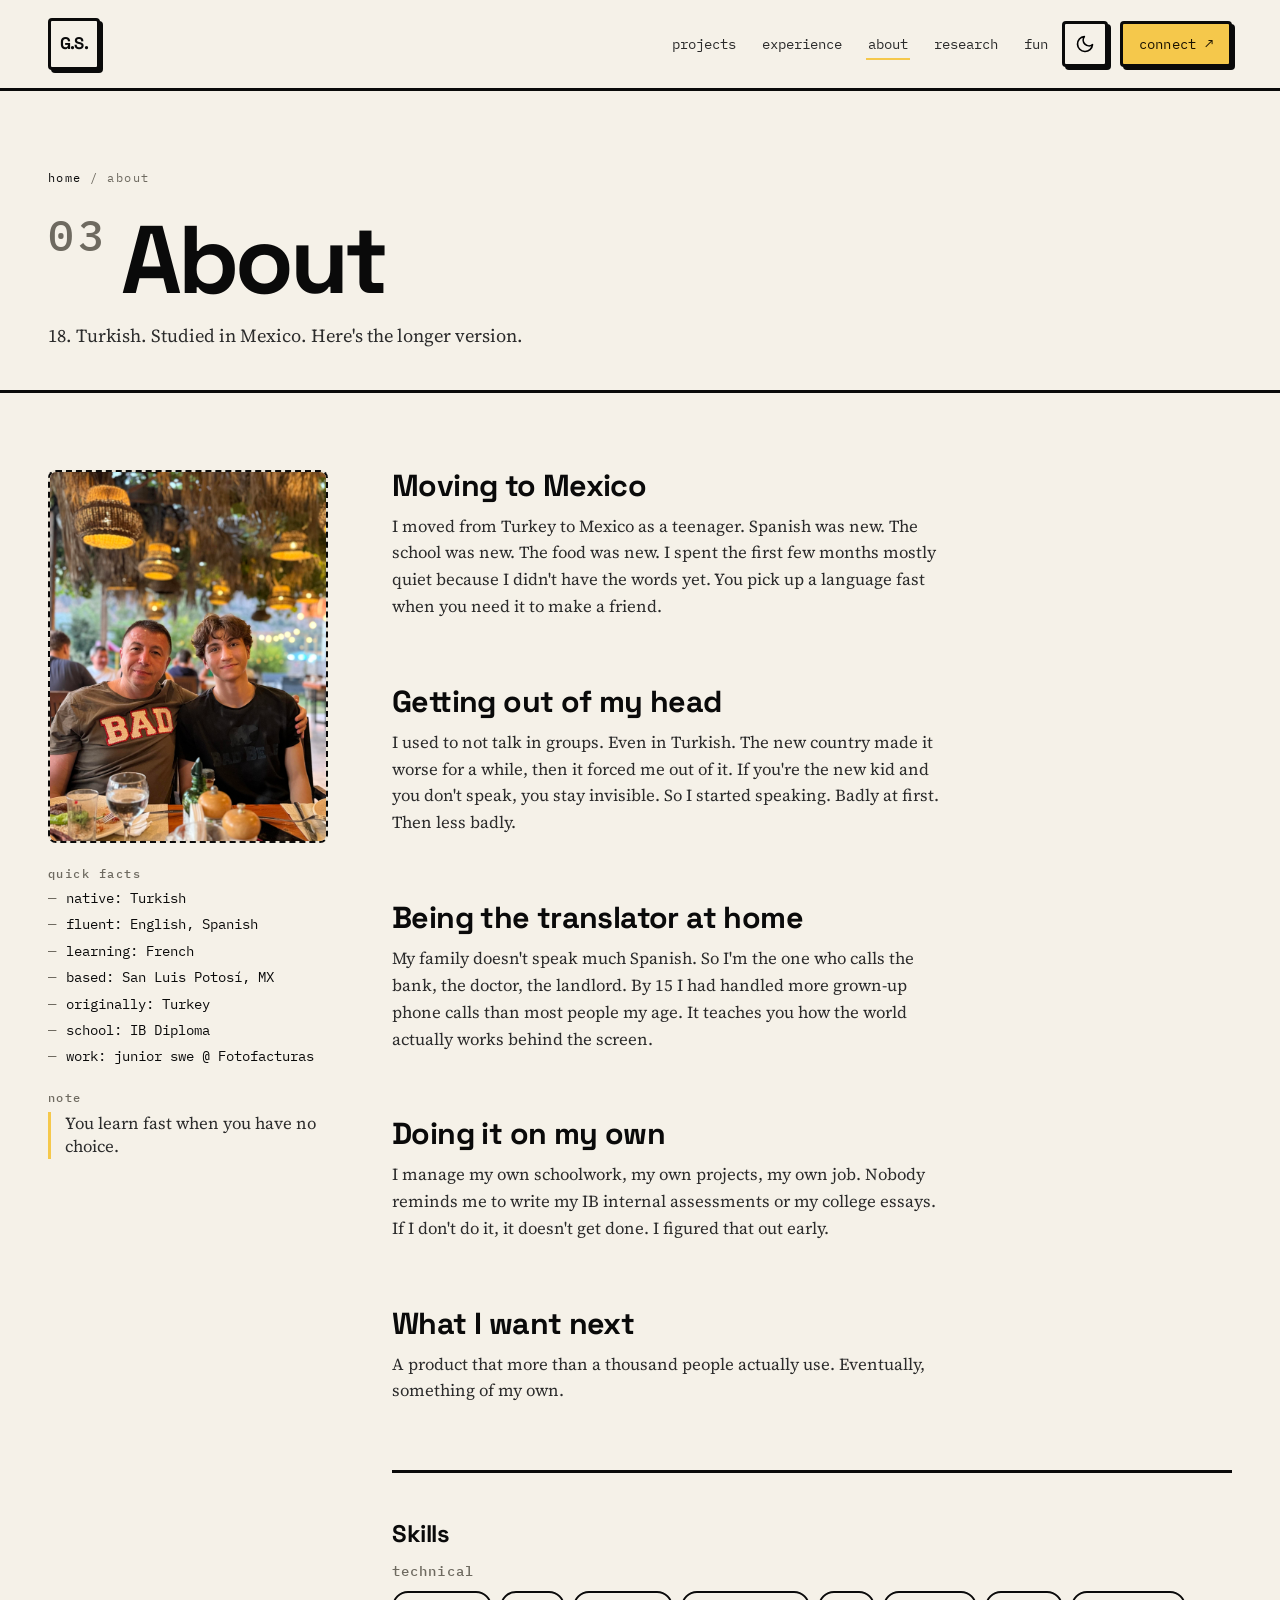
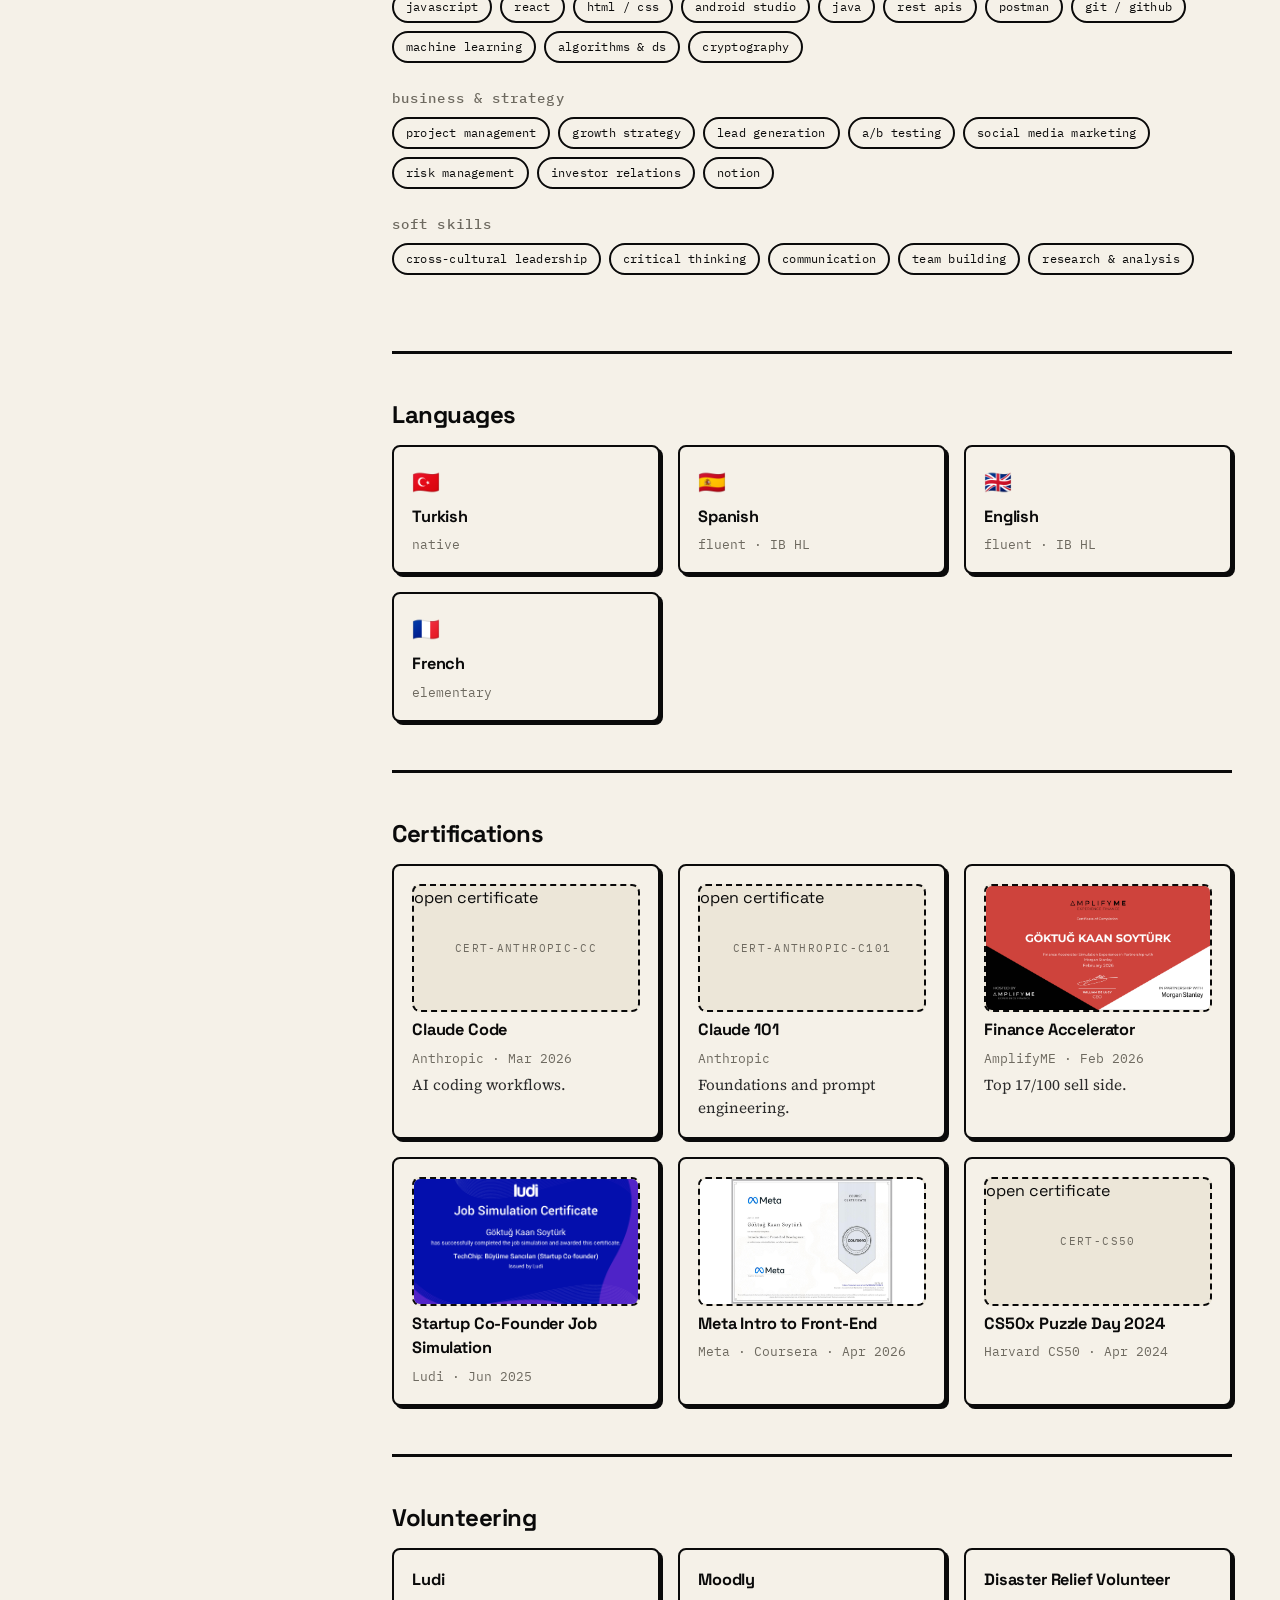
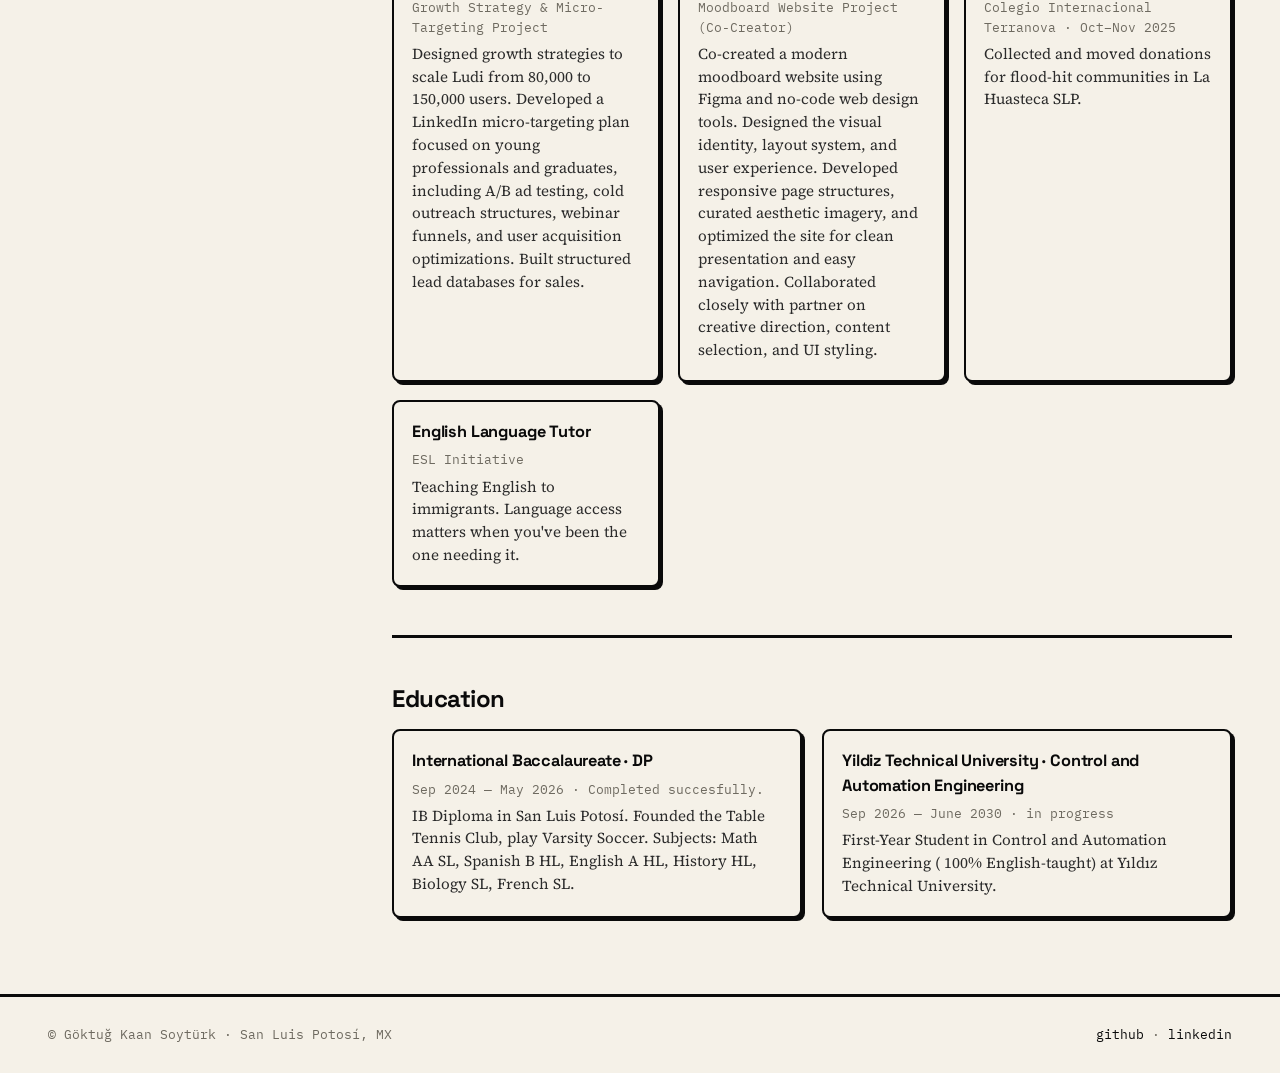
<file: about/index.html>
<!doctype html>
<html lang="en">
  <head>
    <meta charset="UTF-8" />
    <meta name="viewport" content="width=device-width, initial-scale=1" />
    <title>About — Göktuğ Kaan Soytürk</title>
    <meta
      name="description"
      content="18. Turkish. Living in Mexico. Skills, languages, certifications, education."
    />
    <link rel="shortcut icon" type="image/png" href="/favicon.png" />
    <link rel="preconnect" href="https://fonts.googleapis.com" />
    <link rel="preconnect" href="https://fonts.gstatic.com" crossorigin />
    <link
      href="https://fonts.googleapis.com/css2?family=IBM+Plex+Mono:wght@400;500&family=Source+Serif+4:opsz,wght@8..60,400;8..60,600&family=Space+Grotesk:wght@400;500;600;700&display=swap"
      rel="stylesheet"
    />
    <link rel="stylesheet" href="/assets/css/tokens.css" />
    <link rel="stylesheet" href="/assets/css/base.css" />
    <link rel="stylesheet" href="/assets/css/components.css" />
    <link rel="stylesheet" href="/assets/css/subpage.css" />
    <script>
      (function () {
        var t = localStorage.getItem("gks-theme");
        if (t !== "dark" && t !== "light")
          t = matchMedia("(prefers-color-scheme: dark)").matches
            ? "dark"
            : "light";
        document.documentElement.setAttribute("data-theme", t);
      })();
    </script>
  </head>
  <body>
    <header class="site-nav">
      <a class="monogram" href="/" aria-label="Home">G.S.</a>
      <div class="nav-right">
        <nav class="nav-links" aria-label="Primary">
          <a href="/projects/">projects</a>
          <a href="/experience/">experience</a>
          <a href="/about/">about</a>
          <a href="/research/">research</a>
          <a href="/fun/">fun</a>
        </nav>
        <button class="theme-toggle" type="button" aria-label="Toggle theme">
          <svg
            class="moon"
            viewBox="0 0 24 24"
            fill="none"
            stroke="currentColor"
            stroke-width="2"
            stroke-linecap="round"
            stroke-linejoin="round"
          >
            <path d="M21 12.79A9 9 0 1 1 11.21 3 7 7 0 0 0 21 12.79z" />
          </svg>
          <svg
            class="sun"
            viewBox="0 0 24 24"
            fill="none"
            stroke="currentColor"
            stroke-width="2"
            stroke-linecap="round"
            stroke-linejoin="round"
          >
            <circle cx="12" cy="12" r="4" />
            <path
              d="M12 2v2M12 20v2M4.93 4.93l1.41 1.41M17.66 17.66l1.41 1.41M2 12h2M20 12h2M4.93 19.07l1.41-1.41M17.66 6.34l1.41-1.41"
            />
          </svg>
        </button>
        <a class="btn btn--accent" href="/contact/">connect ↗</a>
      </div>
    </header>

    <main class="subpage">
      <section class="subpage-head">
        <p class="crumb"><a href="/">home</a> / about</p>
        <h1 class="subpage-title"><span class="num">03</span>About</h1>
        <p class="subpage-blurb">
          18. Turkish. Studied in Mexico. Here's the longer version.
        </p>
      </section>

      <div class="subpage-body">
        <aside class="sidebar">
          <div
            class="img-slot"
            data-slot="about-portrait"
            style="aspect-ratio: 3/4"
          >
            <img
              src="/assets/img/about/portrait.jpg"
              alt="With my dad in Turkey"
            />
          </div>
          <div>
            <h4>quick facts</h4>
            <ul class="facts">
              <li>native: Turkish</li>
              <li>fluent: English, Spanish</li>
              <li>learning: French</li>
              <li>based: San Luis Potosí, MX</li>
              <li>originally: Turkey</li>
              <li>school: IB Diploma</li>
              <li>work: junior swe @ Fotofacturas</li>
            </ul>
          </div>
          <div>
            <h4>note</h4>
            <p class="quote">You learn fast when you have no choice.</p>
          </div>
        </aside>

        <div class="content">
          <article class="story-block">
            <h3>Moving to Mexico</h3>
            <p>
              I moved from Turkey to Mexico as a teenager. Spanish was new. The
              school was new. The food was new. I spent the first few months
              mostly quiet because I didn't have the words yet. You pick up a
              language fast when you need it to make a friend.
            </p>
          </article>

          <article class="story-block">
            <h3>Getting out of my head</h3>
            <p>
              I used to not talk in groups. Even in Turkish. The new country
              made it worse for a while, then it forced me out of it. If you're
              the new kid and you don't speak, you stay invisible. So I started
              speaking. Badly at first. Then less badly.
            </p>
          </article>

          <article class="story-block">
            <h3>Being the translator at home</h3>
            <p>
              My family doesn't speak much Spanish. So I'm the one who calls the
              bank, the doctor, the landlord. By 15 I had handled more grown-up
              phone calls than most people my age. It teaches you how the world
              actually works behind the screen.
            </p>
          </article>

          <article class="story-block">
            <h3>Doing it on my own</h3>
            <p>
              I manage my own schoolwork, my own projects, my own job. Nobody
              reminds me to write my IB internal assessments or my college
              essays. If I don't do it, it doesn't get done. I figured that out
              early.
            </p>
          </article>

          <article class="story-block">
            <h3>What I want next</h3>
            <p>
              A product that more than a thousand people actually use. Eventually,
              something of my own.
            </p>
          </article>

          <hr class="divider" />

          <section>
            <h3 style="margin-bottom: 18px">Skills</h3>
            <div class="skill-group">
              <h4>technical</h4>
              <div class="skill-list">
                <span class="pill">JavaScript</span>
                <span class="pill">React</span>
                <span class="pill">HTML / CSS</span>
                <span class="pill">Android Studio</span>
                <span class="pill">Java</span>
                <span class="pill">REST APIs</span>
                <span class="pill">Postman</span>
                <span class="pill">Git / GitHub</span>
                <span class="pill">Machine Learning</span>
                <span class="pill">Algorithms & DS</span>
                <span class="pill">Cryptography</span>
              </div>
            </div>
            <div class="skill-group">
              <h4>business & strategy</h4>
              <div class="skill-list">
                <span class="pill">Project Management</span>
                <span class="pill">Growth Strategy</span>
                <span class="pill">Lead Generation</span>
                <span class="pill">A/B Testing</span>
                <span class="pill">Social Media Marketing</span>
                <span class="pill">Risk Management</span>
                <span class="pill">Investor Relations</span>
                <span class="pill">Notion</span>
              </div>
            </div>
            <div class="skill-group">
              <h4>soft skills</h4>
              <div class="skill-list">
                <span class="pill">Cross-cultural Leadership</span>
                <span class="pill">Critical Thinking</span>
                <span class="pill">Communication</span>
                <span class="pill">Team Building</span>
                <span class="pill">Research & Analysis</span>
              </div>
            </div>
          </section>

          <hr class="divider" />

          <section>
            <h3 style="margin-bottom: 18px">Languages</h3>
            <div class="grid-3">
              <div class="mini-card">
                <span class="mono" style="font-size: 1.4rem">🇹🇷</span>
                <div class="title">Turkish</div>
                <div class="sub">native</div>
              </div>
              <div class="mini-card">
                <span class="mono" style="font-size: 1.4rem">🇪🇸</span>
                <div class="title">Spanish</div>
                <div class="sub">fluent · IB HL</div>
              </div>
              <div class="mini-card">
                <span class="mono" style="font-size: 1.4rem">🇬🇧</span>
                <div class="title">English</div>
                <div class="sub">fluent · IB HL</div>
              </div>
              <div class="mini-card">
                <span class="mono" style="font-size: 1.4rem">🇫🇷</span>
                <div class="title">French</div>
                <div class="sub">elementary</div>
              </div>
            </div>
          </section>

          <hr class="divider" />

          <section>
            <h3 style="margin-bottom: 18px">Certifications</h3>
            <div class="grid-3">
              <a
                class="mini-card"
                href="https://verify.skilljar.com/c/53txmuz8pgyo"
                target="_blank"
                rel="noopener"
              >
                <div
                  class="img-slot"
                  data-slot="cert-anthropic-cc"
                  style="aspect-ratio: 16/9"
                >
                  <object
                    data="/assets/img/certifications/cert-anthropic-cc.pdf"
                    type="application/pdf"
                    aria-label="Claude Code certificate"
                  >
                    <a
                      href="/assets/img/certifications/cert-anthropic-cc.pdf"
                      target="_blank"
                      rel="noopener"
                      >open certificate</a
                    >
                  </object>
                </div>
                <div class="title">Claude Code</div>
                <div class="sub">Anthropic · Mar 2026</div>
                <div class="body">AI coding workflows.</div>
              </a>
              <a
                class="mini-card"
                href="https://verify.skilljar.com/c/r3hp3iyk992i"
                target="_blank"
                rel="noopener"
              >
                <div
                  class="img-slot"
                  data-slot="cert-anthropic-c101"
                  style="aspect-ratio: 16/9"
                >
                  <object
                    data="/assets/img/certifications/cert-anthropic-c101.pdf"
                    type="application/pdf"
                    aria-label="Claude 101 certificate"
                  >
                    <a
                      href="/assets/img/certifications/cert-anthropic-c101.pdf"
                      target="_blank"
                      rel="noopener"
                      >open certificate</a
                    >
                  </object>
                </div>
                <div class="title">Claude 101</div>
                <div class="sub">Anthropic</div>
                <div class="body">Foundations and prompt engineering.</div>
              </a>
              <a
                class="mini-card"
                href="https://my.amplifyme.com/certificate/daec0521-7282-477f-b92e-e64e551c1ff1"
                target="_blank"
                rel="noopener"
              >
                <div
                  class="img-slot"
                  data-slot="cert-amplifyme"
                  style="aspect-ratio: 16/9"
                >
                  <img
                    src="/assets/img/certifications/cert-amplifyme.png"
                    alt="Finance Accelerator certificate"
                    onerror="
                      this.onerror = null;
                      this.src = '/assets/img/placeholder.svg';
                    "
                  />
                </div>
                <div class="title">Finance Accelerator</div>
                <div class="sub">AmplifyME · Feb 2026</div>
                <div class="body">Top 17/100 sell side.</div>
              </a>
              <a
                class="mini-card"
                href="https://app.teachfloor.com/ludi/certificates/PrQJkx1GwNzg30LR"
                target="_blank"
                rel="noopener"
              >
                <div
                  class="img-slot"
                  data-slot="cert-ludi"
                  style="aspect-ratio: 16/9"
                >
                  <img
                    src="/assets/img/certifications/cert-ludi.jpg.png"
                    alt="Ludi certificate"
                    onerror="
                      this.onerror = null;
                      this.src = '/assets/img/placeholder.svg';
                    "
                  />
                </div>
                <div class="title">Startup Co-Founder Job Simulation</div>
                <div class="sub">Ludi · Jun 2025</div>
              </a>
              <a
                class="mini-card"
                href="https://www.coursera.org/account/accomplishments/verify/DCAXMYVHB416"
                target="_blank"
                rel="noopener"
              >
                <div
                  class="img-slot"
                  data-slot="cert-meta"
                  style="aspect-ratio: 16/9"
                >
                  <img
                    src="/assets/img/certifications/cert-meta.jpeg"
                    alt="Meta Front-End certificate"
                    onerror="
                      this.onerror = null;
                      this.src = '/assets/img/placeholder.svg';
                    "
                  />
                </div>
                <div class="title">Meta Intro to Front-End</div>
                <div class="sub">Meta · Coursera · Apr 2026</div>
              </a>
              <a
                class="mini-card"
                href="https://certificates.cs50.io/3ff3d44b-8cac-4486-92b5-12dd41d5f246.pdf"
                target="_blank"
                rel="noopener"
              >
                <div
                  class="img-slot"
                  data-slot="cert-cs50"
                  style="aspect-ratio: 16/9"
                >
                  <object
                    data="/assets/img/certifications/cert-cs50.pdf"
                    type="application/pdf"
                    aria-label="CS50 certificate"
                  >
                    <a
                      href="/assets/img/certifications/cert-cs50.pdf"
                      target="_blank"
                      rel="noopener"
                      >open certificate</a
                    >
                  </object>
                </div>
                <div class="title">CS50x Puzzle Day 2024</div>
                <div class="sub">Harvard CS50 · Apr 2024</div>
              </a>
            </div>
          </section>

          <hr class="divider" />

          <section>
            <h3 style="margin-bottom: 18px">Volunteering</h3>
            <div class="grid-3">
              <div class="mini-card">
                <div class="title">Ludi</div>
                <div class="sub">
                  Growth Strategy &amp; Micro-Targeting Project
                </div>
                <div class="body">
                  Designed growth strategies to scale Ludi from 80,000 to
                  150,000 users. Developed a LinkedIn micro-targeting plan
                  focused on young professionals and graduates, including A/B ad
                  testing, cold outreach structures, webinar funnels, and user
                  acquisition optimizations. Built structured lead databases for
                  sales.
                </div>
              </div>
              <div class="mini-card">
                <div class="title">Moodly</div>
                <div class="sub">Moodboard Website Project (Co-Creator)</div>
                <div class="body">
                  Co-created a modern moodboard website using Figma and no-code
                  web design tools. Designed the visual identity, layout system,
                  and user experience. Developed responsive page structures,
                  curated aesthetic imagery, and optimized the site for clean
                  presentation and easy navigation. Collaborated closely with
                  partner on creative direction, content selection, and UI
                  styling.
                </div>
              </div>
              <div class="mini-card">
                <div class="title">Disaster Relief Volunteer</div>
                <div class="sub">
                  Colegio Internacional Terranova · Oct–Nov 2025
                </div>
                <div class="body">
                  Collected and moved donations for flood-hit communities in La
                  Huasteca SLP.
                </div>
              </div>
              <div class="mini-card">
                <div class="title">English Language Tutor</div>
                <div class="sub">ESL Initiative</div>
                <div class="body">
                  Teaching English to immigrants. Language access matters when
                  you've been the one needing it.
                </div>
              </div>
            </div>
          </section>

          <hr class="divider" />

          <section>
            <h3 style="margin-bottom: 18px">Education</h3>
            <div class="grid-2">
              <div class="mini-card">
                <div class="title">International Baccalaureate · DP</div>
                <div class="sub">Sep 2024 — May 2026 · Completed succesfully. </div>
                <div class="body">
                  IB Diploma in San Luis Potosí. Founded the Table Tennis Club,
                  play Varsity Soccer. Subjects: Math AA SL, Spanish B HL,
                  English A HL, History HL, Biology SL, French SL.
                </div>
              </div>
              <div class="mini-card">
                <div class="title">Yildiz Technical University · Control and Automation Engineering</div>
                <div class="sub">Sep 2026 — June 2030 · in progress</div>
                <div class="body">
                  First-Year Student in Control and Automation Engineering ( 100% English-taught) at Yıldız Technical University.
                </div>
              </div>
            </div>
          </section>
        </div>
      </div>
    </main>

    <footer class="site-footer">
      <span>© Göktuğ Kaan Soytürk · San Luis Potosí, MX</span>
      <span>
        <a
          href="https://github.com/goktugksoyturk"
          target="_blank"
          rel="noopener"
          >github</a
        >
        ·
        <a
          href="https://www.linkedin.com/in/göktuğ-kaan-soytürk/"
          target="_blank"
          rel="noopener"
          >linkedin</a
        >
      </span>
    </footer>

    <script src="/assets/js/utils.js" defer></script>
    <script src="/assets/js/theme.js" defer></script>
    <script src="/assets/js/nav.js" defer></script>
  </body>
</html>
</file>
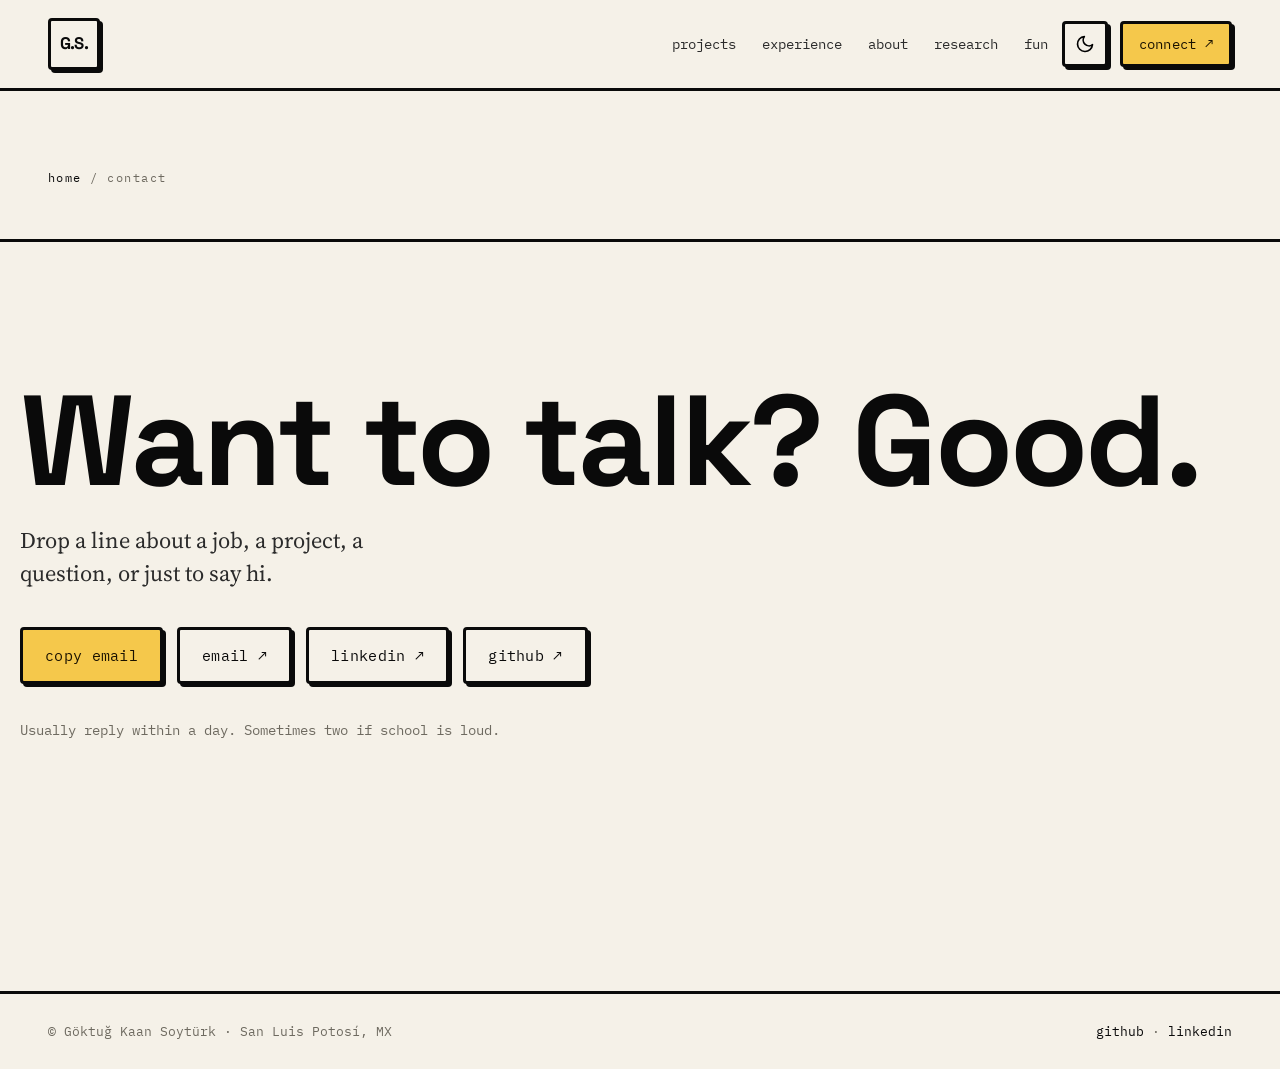
<file: contact/index.html>
<!doctype html>
<html lang="en">
  <head>
    <meta charset="UTF-8" />
    <meta name="viewport" content="width=device-width, initial-scale=1" />
    <title>Contact — Göktuğ Kaan Soytürk</title>
    <meta name="description" content="Want to talk? Good. Email, LinkedIn, GitHub." />
    <link rel="shortcut icon" type="image/png" href="/favicon.png" />
    <link rel="preconnect" href="https://fonts.googleapis.com" />
    <link rel="preconnect" href="https://fonts.gstatic.com" crossorigin />
    <link href="https://fonts.googleapis.com/css2?family=IBM+Plex+Mono:wght@400;500&family=Source+Serif+4:opsz,wght@8..60,400;8..60,600&family=Space+Grotesk:wght@400;500;600;700&display=swap" rel="stylesheet" />
    <link rel="stylesheet" href="/assets/css/tokens.css" />
    <link rel="stylesheet" href="/assets/css/base.css" />
    <link rel="stylesheet" href="/assets/css/components.css" />
    <link rel="stylesheet" href="/assets/css/subpage.css" />
    <script>
      (function () {
        var t = localStorage.getItem("gks-theme");
        if (t !== "dark" && t !== "light") t = matchMedia("(prefers-color-scheme: dark)").matches ? "dark" : "light";
        document.documentElement.setAttribute("data-theme", t);
      })();
    </script>
  </head>
  <body>
    <header class="site-nav">
      <a class="monogram" href="/" aria-label="Home">G.S.</a>
      <div class="nav-right">
        <nav class="nav-links" aria-label="Primary">
          <a href="/projects/">projects</a>
          <a href="/experience/">experience</a>
          <a href="/about/">about</a>
          <a href="/research/">research</a>
          <a href="/fun/">fun</a>
        </nav>
        <button class="theme-toggle" type="button" aria-label="Toggle theme">
          <svg class="moon" viewBox="0 0 24 24" fill="none" stroke="currentColor" stroke-width="2" stroke-linecap="round" stroke-linejoin="round"><path d="M21 12.79A9 9 0 1 1 11.21 3 7 7 0 0 0 21 12.79z"/></svg>
          <svg class="sun" viewBox="0 0 24 24" fill="none" stroke="currentColor" stroke-width="2" stroke-linecap="round" stroke-linejoin="round"><circle cx="12" cy="12" r="4"/><path d="M12 2v2M12 20v2M4.93 4.93l1.41 1.41M17.66 17.66l1.41 1.41M2 12h2M20 12h2M4.93 19.07l1.41-1.41M17.66 6.34l1.41-1.41"/></svg>
        </button>
        <a class="btn btn--accent" href="/contact/">connect ↗</a>
      </div>
    </header>

    <main class="subpage">
      <section class="subpage-head">
        <p class="crumb"><a href="/">home</a> / contact</p>
      </section>

      <div class="container contact-hero">
        <h1>Want to talk? Good.</h1>
        <p class="sub">Drop a line about a job, a project, a question, or just to say hi.</p>
        <div class="contact-actions">
          <button class="btn btn--accent btn--lg" id="copyEmailBtn" type="button">copy email</button>
          <a class="btn btn--lg" href="mailto:goktugksoyturk@gmail.com">email ↗</a>
          <a class="btn btn--lg" href="https://www.linkedin.com/in/göktuğ-kaan-soytürk/" target="_blank" rel="noopener">linkedin ↗</a>
          <a class="btn btn--lg" href="https://github.com/goktugksoyturk" target="_blank" rel="noopener">github ↗</a>
        </div>
        <p class="mono" style="margin-top: 36px; color: var(--muted); font-size: 0.85rem;">
          Usually reply within a day. Sometimes two if school is loud.
        </p>
      </div>
    </main>

    <footer class="site-footer">
      <span>© Göktuğ Kaan Soytürk · San Luis Potosí, MX</span>
      <span>
        <a href="https://github.com/goktugksoyturk" target="_blank" rel="noopener">github</a> ·
        <a href="https://www.linkedin.com/in/göktuğ-kaan-soytürk/" target="_blank" rel="noopener">linkedin</a>
      </span>
    </footer>

    <script src="/assets/js/utils.js" defer></script>
    <script src="/assets/js/theme.js" defer></script>
    <script src="/assets/js/nav.js" defer></script>
    <script>
      document.addEventListener("DOMContentLoaded", () => {
        const btn = document.getElementById("copyEmailBtn");
        if (btn) btn.addEventListener("click", () => GKS.copyEmail("goktugksoyturk@gmail.com"));
      });
    </script>
  </body>
</html>
</file>
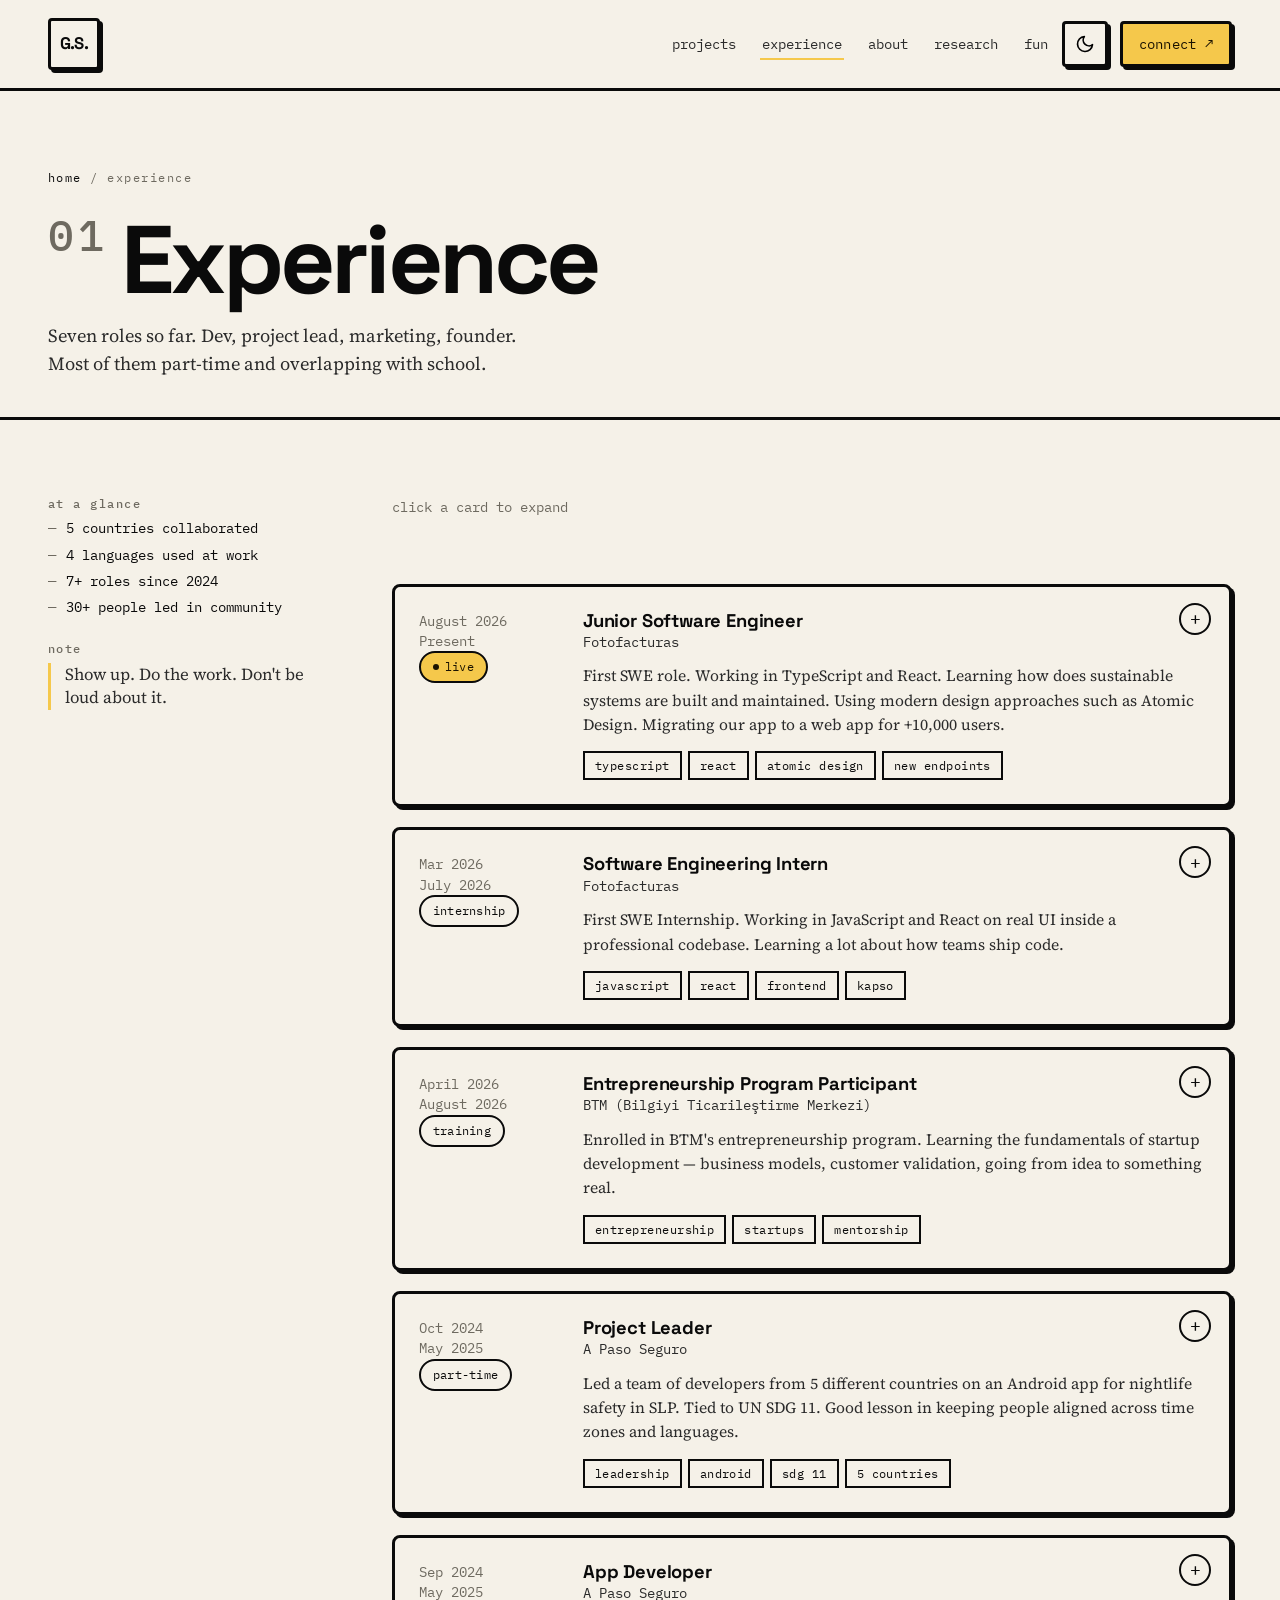
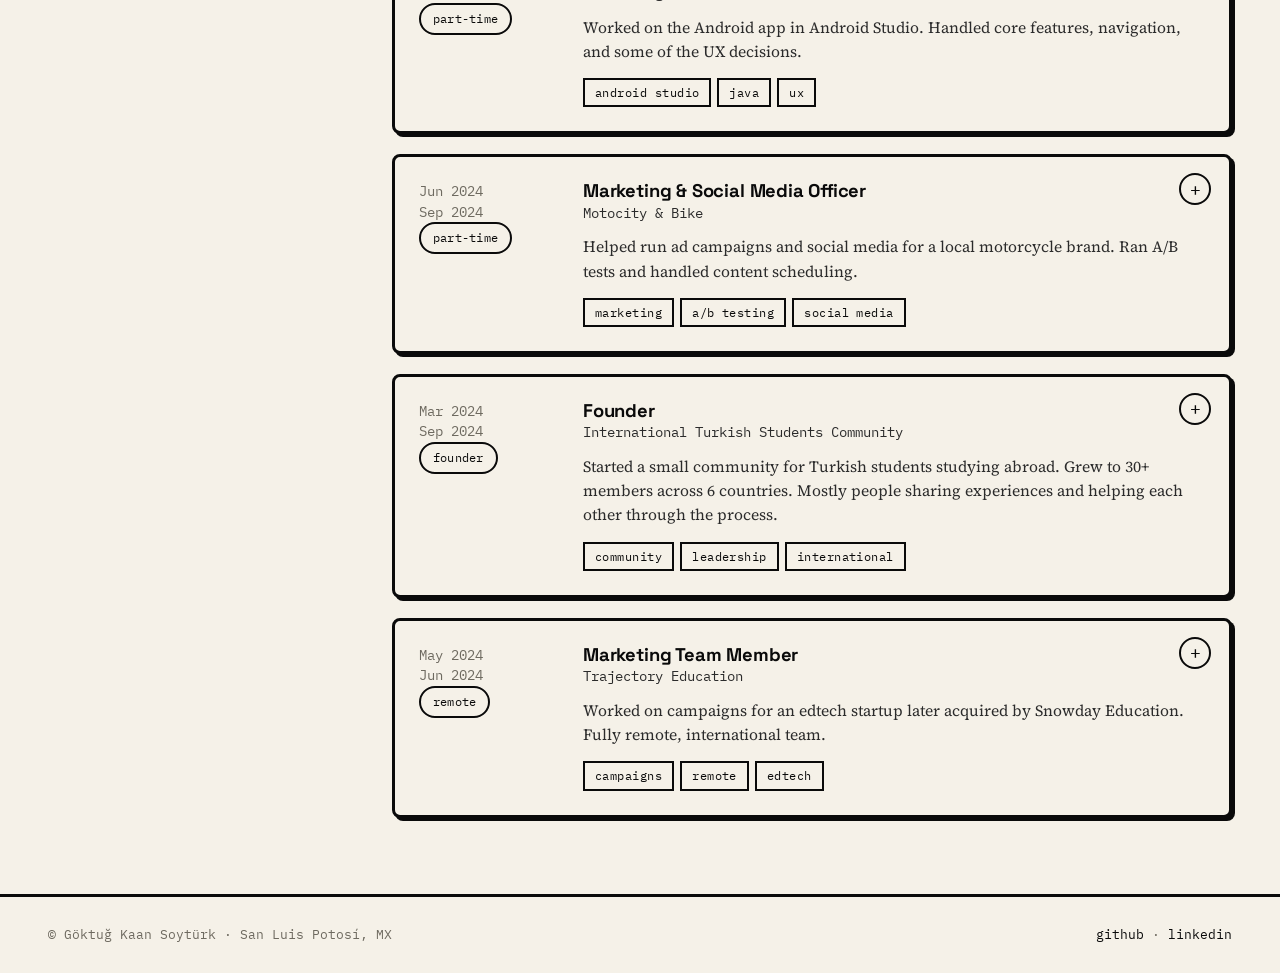
<file: experience/index.html>
<!doctype html>
<html lang="en">
  <head>
    <meta charset="UTF-8" />
    <meta name="viewport" content="width=device-width, initial-scale=1" />
    <title>Experience — Göktuğ Kaan Soytürk</title>
    <meta name="description" content="Where I've worked. Junior dev, project leader, marketing, community founder." />
    <link rel="shortcut icon" type="image/png" href="/favicon.png" />
    <link rel="preconnect" href="https://fonts.googleapis.com" />
    <link rel="preconnect" href="https://fonts.gstatic.com" crossorigin />
    <link href="https://fonts.googleapis.com/css2?family=IBM+Plex+Mono:wght@400;500&family=Source+Serif+4:opsz,wght@8..60,400;8..60,600&family=Space+Grotesk:wght@400;500;600;700&display=swap" rel="stylesheet" />
    <link rel="stylesheet" href="/assets/css/tokens.css" />
    <link rel="stylesheet" href="/assets/css/base.css" />
    <link rel="stylesheet" href="/assets/css/components.css" />
    <link rel="stylesheet" href="/assets/css/subpage.css" />
    <script>
      (function () {
        var t = localStorage.getItem("gks-theme");
        if (t !== "dark" && t !== "light") t = matchMedia("(prefers-color-scheme: dark)").matches ? "dark" : "light";
        document.documentElement.setAttribute("data-theme", t);
      })();
    </script>
  </head>
  <body>
    <header class="site-nav">
      <a class="monogram" href="/" aria-label="Home">G.S.</a>
      <div class="nav-right">
        <nav class="nav-links" aria-label="Primary">
          <a href="/projects/">projects</a>
          <a href="/experience/">experience</a>
          <a href="/about/">about</a>
          <a href="/research/">research</a>
          <a href="/fun/">fun</a>
        </nav>
        <button class="theme-toggle" type="button" aria-label="Toggle theme">
          <svg class="moon" viewBox="0 0 24 24" fill="none" stroke="currentColor" stroke-width="2" stroke-linecap="round" stroke-linejoin="round"><path d="M21 12.79A9 9 0 1 1 11.21 3 7 7 0 0 0 21 12.79z"/></svg>
          <svg class="sun" viewBox="0 0 24 24" fill="none" stroke="currentColor" stroke-width="2" stroke-linecap="round" stroke-linejoin="round"><circle cx="12" cy="12" r="4"/><path d="M12 2v2M12 20v2M4.93 4.93l1.41 1.41M17.66 17.66l1.41 1.41M2 12h2M20 12h2M4.93 19.07l1.41-1.41M17.66 6.34l1.41-1.41"/></svg>
        </button>
        <a class="btn btn--accent" href="/contact/">connect ↗</a>
      </div>
    </header>

    <main class="subpage">
      <section class="subpage-head">
        <p class="crumb"><a href="/">home</a> / experience</p>
        <h1 class="subpage-title"><span class="num">01</span>Experience</h1>
        <p class="subpage-blurb">Seven roles so far. Dev, project lead, marketing, founder. Most of them part-time and overlapping with school.</p>
      </section>

      <div class="subpage-body">
        <aside class="sidebar">
          <div>
            <h4>at a glance</h4>
            <ul class="facts">
              <li>5 countries collaborated</li>
              <li>4 languages used at work</li>
              <li>7+ roles since 2024</li>
              <li>30+ people led in community</li>
            </ul>
          </div>
          <div>
            <h4>note</h4>
            <p class="quote">Show up. Do the work. Don't be loud about it.</p>
          </div>
        </aside>

        <div class="content">
          <p class="mono" style="color: var(--muted); font-size: 0.85rem; margin-bottom: 18px;">click a card to expand</p>
          <div class="timeline">

              <article class="timeline-item" role="button" tabindex="0" aria-expanded="false">
              <span class="timeline-toggle" aria-hidden="true">+</span>
              <div>
                <div class="timeline-date">August 2026<br/>Present</div>
                <span class="pill pill--accent"><span class="dot"></span> live</span>
              </div>
              <div>
                <h3 class="timeline-role"> Junior Software Engineer</h3>
                <p class="timeline-company">Fotofacturas</p>
                <p class="timeline-desc">First SWE role. Working in TypeScript and React. Learning how does sustainable systems are built and maintained. Using modern design approaches such as Atomic Design. Migrating our app to a web app for +10,000 users.</p>
                <div class="timeline-tags">
                  <span class="tag">TypeScript</span>
                  <span class="tag">React</span>
                  <span class="tag">Atomic Design</span>
                  <span class="tag">New Endpoints</span>
                </div>
              </div>
              <div class="timeline-extra">
                <p class="more-desc">Day-to-day means reading existing React components, fixing bugs, and shipping small features. Most of the learning is how a team actually moves. Code review, tickets, git workflow. The parts no school teaches.</p>
                <ul>
                  <li>Received a return offer following my internship and joined the team as a Junior Software Engineer. </li>
                  <li>Currently working on migrating our mobile application to a web application serving 10,000+ users.</li>
                  <li>Bug investigation and resolution in a production environment using logs.</li>
                  <li>Owning end-to-end responsibility for B2B platform maintainance and updates.</li>                  
                </ul>
              </div>
            </article>

            <article class="timeline-item" role="button" tabindex="0" aria-expanded="false">
              <span class="timeline-toggle" aria-hidden="true">+</span>
              <div>
                <div class="timeline-date">Mar 2026<br/>July 2026</div>
                <span class="pill">Internship</span>
              </div>
              <div>
                <h3 class="timeline-role">Software Engineering Intern</h3>
                <p class="timeline-company">Fotofacturas</p>
                <p class="timeline-desc">First SWE Internship. Working in JavaScript and React on real UI inside a professional codebase. Learning a lot about how teams ship code.</p>
                <div class="timeline-tags">
                  <span class="tag">JavaScript</span>
                  <span class="tag">React</span>
                  <span class="tag">Frontend</span>
                  <span class="tag">Kapso</span>
                </div>
              </div>
              <div class="timeline-extra">
                <p class="more-desc">Day-to-day means reading existing React components, fixing bugs, and shipping small features. Most of the learning is how a team actually moves. Code review, tickets, git workflow. The parts no school teaches.</p>
                <ul>
                  <li>Built a B2B dashboard from scratch using React and TypeScript.</li>
                  <li>Designed wireframes and implemented new pages with a focus on UX. </li>
                  <li>Developed and integrated new backend API endpoints.</li>
                  <li>Improved internal Backoffice tools used by company employees.</li>
                  <li>Fixed and investigated several errors.</li>
                  <li>Collaborated with the development team to implement product features and improvements.</li>
                  <li>Automated customer WhatsApp flows via Kapso.</li>
                </ul>
              </div>
            </article>

            <article class="timeline-item" role="button" tabindex="0" aria-expanded="false">
              <span class="timeline-toggle" aria-hidden="true">+</span>
              <div>
                <div class="timeline-date">April 2026<br/>August 2026</div>
                <span class="pill">Training</span>
              </div>
              <div>
                <h3 class="timeline-role">Entrepreneurship Program Participant</h3>
                <p class="timeline-company">BTM (Bilgiyi Ticarileştirme Merkezi)</p>
                <p class="timeline-desc">Enrolled in BTM&#39;s entrepreneurship program. Learning the fundamentals of startup development — business models, customer validation, going from idea to something real.</p>
                <div class="timeline-tags">
                  <span class="tag">Entrepreneurship</span>
                  <span class="tag">Startups</span>
                  <span class="tag">Mentorship</span>
                </div>
              </div>
              <div class="timeline-extra">
                <p class="more-desc">BTM is Istanbul&#39;s startup commercialization center. The program is workshops and mentorship around building a real company, not theory. I&#39;m developing my own idea through it and meeting people already doing this for a living.</p>
                <ul>
                  <li>Learning fundamentals of startup development, including business models and customer validation</li>
                  <li>Developing a startup idea through program workshops and mentorship</li>
                  <li>Gaining exposure to the startup ecosystem and networking with entrepreneurs</li>
                </ul>
              </div>
            </article>

            <article class="timeline-item" role="button" tabindex="0" aria-expanded="false">
              <span class="timeline-toggle" aria-hidden="true">+</span>
              <div>
                <div class="timeline-date">Oct 2024<br/>May 2025</div>
                <span class="pill">part-time</span>
              </div>
              <div>
                <h3 class="timeline-role">Project Leader</h3>
                <p class="timeline-company">A Paso Seguro</p>
                <p class="timeline-desc">Led a team of developers from 5 different countries on an Android app for nightlife safety in SLP. Tied to UN SDG 11. Good lesson in keeping people aligned across time zones and languages.</p>
                <div class="timeline-tags">
                  <span class="tag">Leadership</span>
                  <span class="tag">Android</span>
                  <span class="tag">SDG 11</span>
                  <span class="tag">5 countries</span>
                </div>
              </div>
              <div class="timeline-extra">
                <p class="more-desc">Most of the job was async. Keeping everyone unblocked across time zones, deciding scope, and saying no to things we couldn't ship in time. The hardest part was not the code, it was the calendar.</p>
                <ul>
                  <li>Async-first across 5 time zones</li>
                  <li>Scope cuts to hit the deadline</li>
                  <li>UN SDG 11 framing for the project</li>
                </ul>
              </div>
            </article>

            <article class="timeline-item" role="button" tabindex="0" aria-expanded="false">
              <span class="timeline-toggle" aria-hidden="true">+</span>
              <div>
                <div class="timeline-date">Sep 2024<br/>May 2025</div>
                <span class="pill">part-time</span>
              </div>
              <div>
                <h3 class="timeline-role">App Developer</h3>
                <p class="timeline-company">A Paso Seguro</p>
                <p class="timeline-desc">Worked on the Android app in Android Studio. Handled core features, navigation, and some of the UX decisions.</p>
                <div class="timeline-tags">
                  <span class="tag">Android Studio</span>
                  <span class="tag">Java</span>
                  <span class="tag">UX</span>
                </div>
              </div>
              <div class="timeline-extra">
                <p class="more-desc">Built in Android Studio with Java. Worked on navigation, the user flow when reporting an unsafe spot, and some UI components. Learned a lot about how Android handles state compared to the web.</p>
                <ul>
                  <li>Navigation and report flow</li>
                  <li>UI components</li>
                  <li>Android Studio / Java</li>
                </ul>
              </div>
            </article>

            <article class="timeline-item" role="button" tabindex="0" aria-expanded="false">
              <span class="timeline-toggle" aria-hidden="true">+</span>
              <div>
                <div class="timeline-date">Jun 2024<br/>Sep 2024</div>
                <span class="pill">part-time</span>
              </div>
              <div>
                <h3 class="timeline-role">Marketing & Social Media Officer</h3>
                <p class="timeline-company">Motocity & Bike</p>
                <p class="timeline-desc">Helped run ad campaigns and social media for a local motorcycle brand. Ran A/B tests and handled content scheduling.</p>
                <div class="timeline-tags">
                  <span class="tag">Marketing</span>
                  <span class="tag">A/B testing</span>
                  <span class="tag">Social media</span>
                </div>
              </div>
              <div class="timeline-extra">
                <p class="more-desc">Wrote captions, scheduled posts, ran small A/B tests on ad creatives. Learned that what you think will perform usually doesn't. The boring stuff often wins.</p>
                <ul>
                  <li>Content scheduling</li>
                  <li>Ad creative A/B tests</li>
                  <li>Local-market audience research</li>
                </ul>
              </div>
            </article>

            <article class="timeline-item" role="button" tabindex="0" aria-expanded="false">
              <span class="timeline-toggle" aria-hidden="true">+</span>
              <div>
                <div class="timeline-date">Mar 2024<br/>Sep 2024</div>
                <span class="pill">founder</span>
              </div>
              <div>
                <h3 class="timeline-role">Founder</h3>
                <p class="timeline-company">International Turkish Students Community</p>
                <p class="timeline-desc">Started a small community for Turkish students studying abroad. Grew to 30+ members across 6 countries. Mostly people sharing experiences and helping each other through the process.</p>
                <div class="timeline-tags">
                  <span class="tag">Community</span>
                  <span class="tag">Leadership</span>
                  <span class="tag">International</span>
                </div>
              </div>
              <div class="timeline-extra">
                <p class="more-desc">Started in a group chat, grew to 30+ across 6 countries. Most of the value was just people sharing what they learned about applying abroad. Visa stuff, scholarships, what schools actually look for.</p>
                <ul>
                  <li>30+ members, 6 countries</li>
                  <li>Knowledge sharing on study-abroad</li>
                  <li>Lightweight, no overhead</li>
                </ul>
              </div>
            </article>

            <article class="timeline-item" role="button" tabindex="0" aria-expanded="false">
              <span class="timeline-toggle" aria-hidden="true">+</span>
              <div>
                <div class="timeline-date">May 2024<br/>Jun 2024</div>
                <span class="pill">remote</span>
              </div>
              <div>
                <h3 class="timeline-role">Marketing Team Member</h3>
                <p class="timeline-company">Trajectory Education</p>
                <p class="timeline-desc">Worked on campaigns for an edtech startup later acquired by Snowday Education. Fully remote, international team.</p>
                <div class="timeline-tags">
                  <span class="tag">Campaigns</span>
                  <span class="tag">Remote</span>
                  <span class="tag">EdTech</span>
                </div>
              </div>
              <div class="timeline-extra">
                <p class="more-desc">Short stint, fully remote, small international team. Worked on campaign content for an edtech product. The company was acquired by Snowday Education shortly after.</p>
                <ul>
                  <li>Remote campaign work</li>
                  <li>International team</li>
                  <li>Acquired by Snowday Education</li>
                </ul>
              </div>
            </article>

          </div>
        </div>
      </div>
    </main>

    <footer class="site-footer">
      <span>© Göktuğ Kaan Soytürk · San Luis Potosí, MX</span>
      <span>
        <a href="https://github.com/goktugksoyturk" target="_blank" rel="noopener">github</a> ·
        <a href="https://www.linkedin.com/in/göktuğ-kaan-soytürk/" target="_blank" rel="noopener">linkedin</a>
      </span>
    </footer>

    <script src="/assets/js/utils.js" defer></script>
    <script src="/assets/js/theme.js" defer></script>
    <script src="/assets/js/nav.js" defer></script>
    <script>
      document.addEventListener("DOMContentLoaded", () => {
        document.querySelectorAll(".timeline-item").forEach((item) => {
          const toggle = () => {
            const open = item.getAttribute("aria-expanded") === "true";
            item.setAttribute("aria-expanded", open ? "false" : "true");
          };
          item.addEventListener("click", toggle);
          item.addEventListener("keydown", (e) => {
            if (e.key === "Enter" || e.key === " ") {
              e.preventDefault();
              toggle();
            }
          });
        });
      });
    </script>
  </body>
</html>
</file>
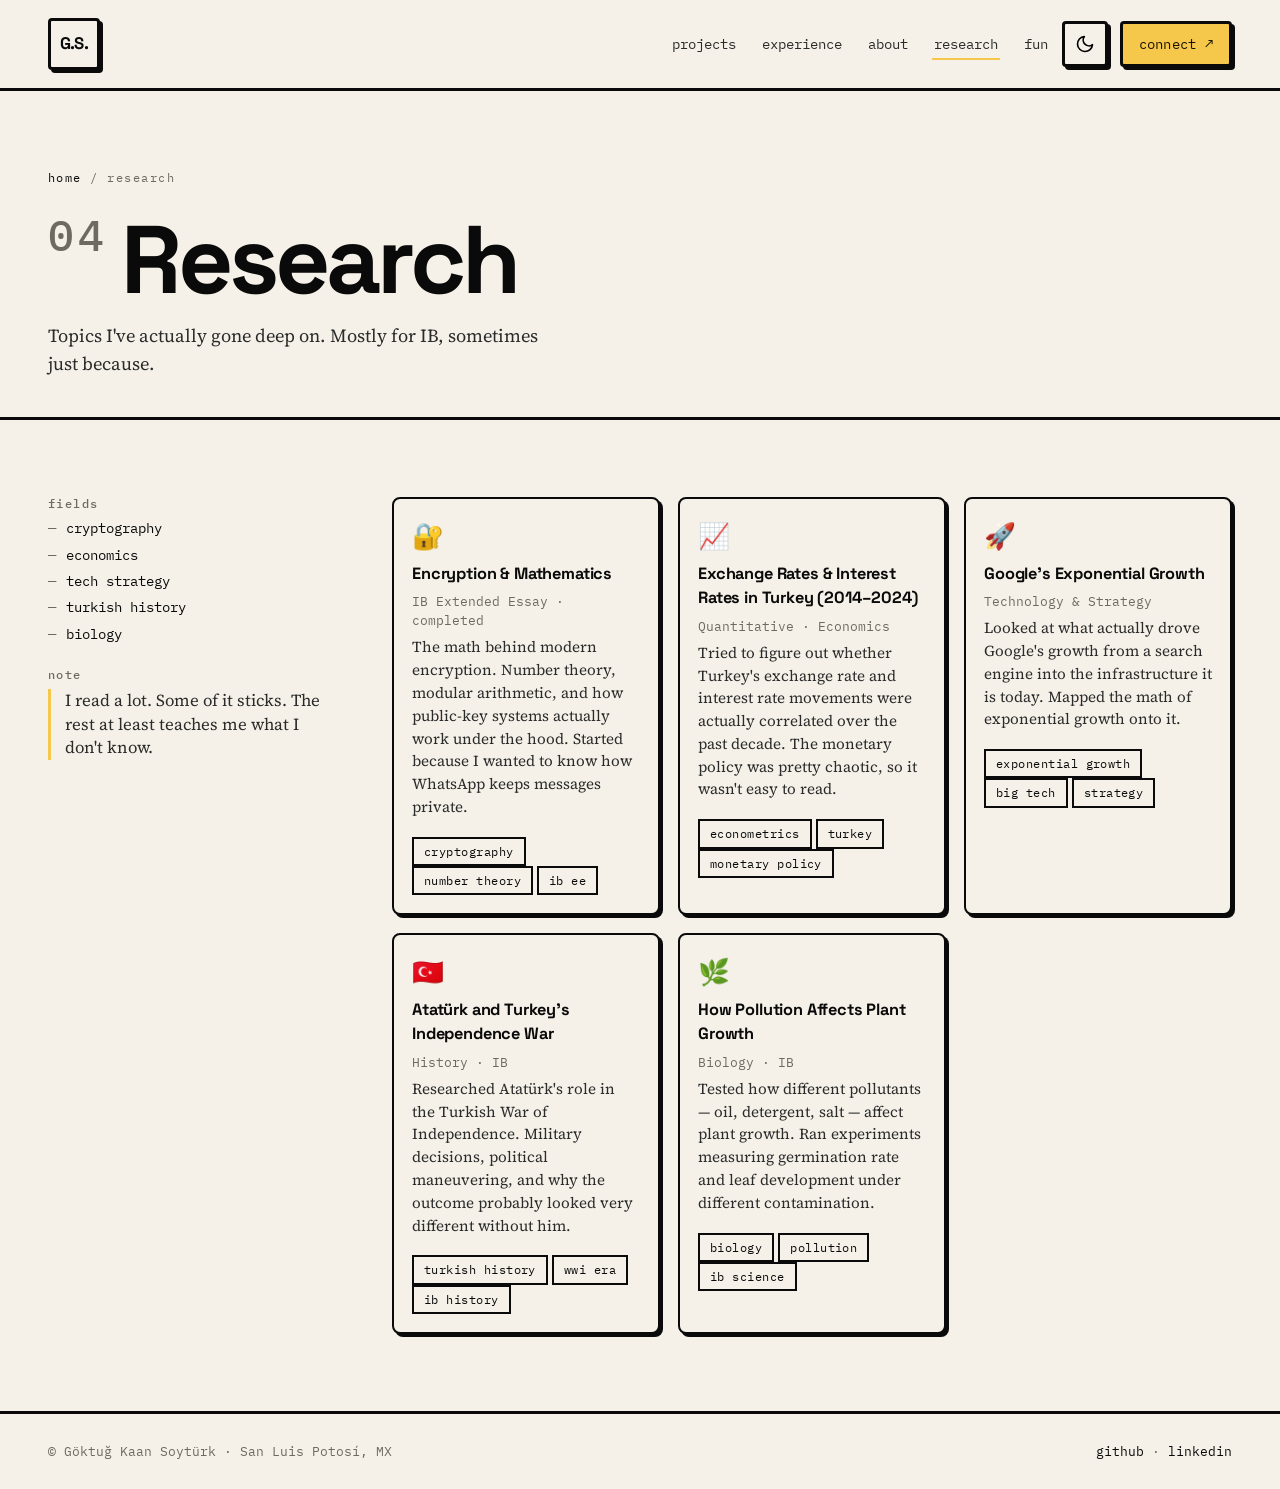
<file: research/index.html>
<!doctype html>
<html lang="en">
  <head>
    <meta charset="UTF-8" />
    <meta name="viewport" content="width=device-width, initial-scale=1" />
    <title>Research — Göktuğ Kaan Soytürk</title>
    <meta name="description" content="Things I've researched. Encryption, economics, big tech, history, biology." />
    <link rel="shortcut icon" type="image/png" href="/favicon.png" />
    <link rel="preconnect" href="https://fonts.googleapis.com" />
    <link rel="preconnect" href="https://fonts.gstatic.com" crossorigin />
    <link href="https://fonts.googleapis.com/css2?family=IBM+Plex+Mono:wght@400;500&family=Source+Serif+4:opsz,wght@8..60,400;8..60,600&family=Space+Grotesk:wght@400;500;600;700&display=swap" rel="stylesheet" />
    <link rel="stylesheet" href="/assets/css/tokens.css" />
    <link rel="stylesheet" href="/assets/css/base.css" />
    <link rel="stylesheet" href="/assets/css/components.css" />
    <link rel="stylesheet" href="/assets/css/subpage.css" />
    <script>
      (function () {
        var t = localStorage.getItem("gks-theme");
        if (t !== "dark" && t !== "light") t = matchMedia("(prefers-color-scheme: dark)").matches ? "dark" : "light";
        document.documentElement.setAttribute("data-theme", t);
      })();
    </script>
  </head>
  <body>
    <header class="site-nav">
      <a class="monogram" href="/" aria-label="Home">G.S.</a>
      <div class="nav-right">
        <nav class="nav-links" aria-label="Primary">
          <a href="/projects/">projects</a>
          <a href="/experience/">experience</a>
          <a href="/about/">about</a>
          <a href="/research/">research</a>
          <a href="/fun/">fun</a>
        </nav>
        <button class="theme-toggle" type="button" aria-label="Toggle theme">
          <svg class="moon" viewBox="0 0 24 24" fill="none" stroke="currentColor" stroke-width="2" stroke-linecap="round" stroke-linejoin="round"><path d="M21 12.79A9 9 0 1 1 11.21 3 7 7 0 0 0 21 12.79z"/></svg>
          <svg class="sun" viewBox="0 0 24 24" fill="none" stroke="currentColor" stroke-width="2" stroke-linecap="round" stroke-linejoin="round"><circle cx="12" cy="12" r="4"/><path d="M12 2v2M12 20v2M4.93 4.93l1.41 1.41M17.66 17.66l1.41 1.41M2 12h2M20 12h2M4.93 19.07l1.41-1.41M17.66 6.34l1.41-1.41"/></svg>
        </button>
        <a class="btn btn--accent" href="/contact/">connect ↗</a>
      </div>
    </header>

    <main class="subpage">
      <section class="subpage-head">
        <p class="crumb"><a href="/">home</a> / research</p>
        <h1 class="subpage-title"><span class="num">04</span>Research</h1>
        <p class="subpage-blurb">Topics I've actually gone deep on. Mostly for IB, sometimes just because.</p>
      </section>

      <div class="subpage-body">
        <aside class="sidebar">
          <div>
            <h4>fields</h4>
            <ul class="facts">
              <li>cryptography</li>
              <li>economics</li>
              <li>tech strategy</li>
              <li>turkish history</li>
              <li>biology</li>
            </ul>
          </div>
          <div>
            <h4>note</h4>
            <p class="quote">I read a lot. Some of it sticks. The rest at least teaches me what I don't know.</p>
          </div>
        </aside>

        <div class="content">
          <div class="grid-3">

            <article class="mini-card">
              <div class="mono" style="font-size: 1.6rem;">🔐</div>
              <div class="title">Encryption & Mathematics</div>
              <div class="sub">IB Extended Essay · completed</div>
              <div class="body">The math behind modern encryption. Number theory, modular arithmetic, and how public-key systems actually work under the hood. Started because I wanted to know how WhatsApp keeps messages private.</div>
              <div style="margin-top: 12px;">
                <span class="tag">Cryptography</span>
                <span class="tag">Number Theory</span>
                <span class="tag">IB EE</span>
              </div>
            </article>

            <article class="mini-card">
              <div class="mono" style="font-size: 1.6rem;">📈</div>
              <div class="title">Exchange Rates & Interest Rates in Turkey (2014–2024)</div>
              <div class="sub">Quantitative · Economics</div>
              <div class="body">Tried to figure out whether Turkey's exchange rate and interest rate movements were actually correlated over the past decade. The monetary policy was pretty chaotic, so it wasn't easy to read.</div>
              <div style="margin-top: 12px;">
                <span class="tag">Econometrics</span>
                <span class="tag">Turkey</span>
                <span class="tag">Monetary Policy</span>
              </div>
            </article>

            <article class="mini-card">
              <div class="mono" style="font-size: 1.6rem;">🚀</div>
              <div class="title">Google's Exponential Growth</div>
              <div class="sub">Technology & Strategy</div>
              <div class="body">Looked at what actually drove Google's growth from a search engine into the infrastructure it is today. Mapped the math of exponential growth onto it.</div>
              <div style="margin-top: 12px;">
                <span class="tag">Exponential Growth</span>
                <span class="tag">Big Tech</span>
                <span class="tag">Strategy</span>
              </div>
            </article>

            <article class="mini-card">
              <div class="mono" style="font-size: 1.6rem;">🇹🇷</div>
              <div class="title">Atatürk and Turkey's Independence War</div>
              <div class="sub">History · IB</div>
              <div class="body">Researched Atatürk's role in the Turkish War of Independence. Military decisions, political maneuvering, and why the outcome probably looked very different without him.</div>
              <div style="margin-top: 12px;">
                <span class="tag">Turkish History</span>
                <span class="tag">WWI Era</span>
                <span class="tag">IB History</span>
              </div>
            </article>

            <article class="mini-card">
              <div class="mono" style="font-size: 1.6rem;">🌿</div>
              <div class="title">How Pollution Affects Plant Growth</div>
              <div class="sub">Biology · IB</div>
              <div class="body">Tested how different pollutants — oil, detergent, salt — affect plant growth. Ran experiments measuring germination rate and leaf development under different contamination.</div>
              <div style="margin-top: 12px;">
                <span class="tag">Biology</span>
                <span class="tag">Pollution</span>
                <span class="tag">IB Science</span>
              </div>
            </article>

          </div>
        </div>
      </div>
    </main>

    <footer class="site-footer">
      <span>© Göktuğ Kaan Soytürk · San Luis Potosí, MX</span>
      <span>
        <a href="https://github.com/goktugksoyturk" target="_blank" rel="noopener">github</a> ·
        <a href="https://www.linkedin.com/in/göktuğ-kaan-soytürk/" target="_blank" rel="noopener">linkedin</a>
      </span>
    </footer>

    <script src="/assets/js/utils.js" defer></script>
    <script src="/assets/js/theme.js" defer></script>
    <script src="/assets/js/nav.js" defer></script>
  </body>
</html>
</file>
<file: assets/css/tokens.css>
:root {
  --cream: #f5f1e8;
  --cream-soft: #ece6d8;
  --ink: #0a0a0a;
  --ink-soft: #2b2b2b;
  --muted: #6e6a60;
  --accent: #f5c84b;
  --accent-ink: #1a1200;
  --accent-soft: #fce4a3;
  --shadow-ink: rgba(10, 10, 10, 0.18);

  --border-w: 3px;
  --radius-sm: 4px;
  --radius: 8px;
  --radius-lg: 16px;

  --shadow-hard: 6px 6px 0 var(--ink);
  --shadow-hard-sm: 3px 3px 0 var(--ink);
  --shadow-soft: 0 10px 28px rgba(10, 10, 10, 0.08), 0 2px 4px rgba(10, 10, 10, 0.04);

  --font-display: "Space Grotesk", "Inter Tight", system-ui, sans-serif;
  --font-serif: "Source Serif 4", Georgia, serif;
  --font-mono: "IBM Plex Mono", ui-monospace, monospace;

  --max-w: 1240px;
  --gutter: clamp(20px, 4vw, 48px);

  --t-fast: 120ms;
  --t-med: 240ms;
  --t-slow: 420ms;
  --ease: cubic-bezier(0.2, 0.7, 0.2, 1);
}

[data-theme="dark"] {
  --cream: #11100d;
  --cream-soft: #1a1814;
  --ink: #f5f1e8;
  --ink-soft: #d6d2c5;
  --muted: #8a8676;
  --accent: #f5c84b;
  --accent-ink: #1a1200;
  --accent-soft: #2b220c;
  --shadow-ink: rgba(245, 241, 232, 0.12);

  --shadow-hard: 6px 6px 0 var(--ink);
  --shadow-hard-sm: 3px 3px 0 var(--ink);
  --shadow-soft: 0 10px 28px rgba(0, 0, 0, 0.45), 0 2px 4px rgba(0, 0, 0, 0.3);
}
</file>
<file: assets/css/base.css>
*, *::before, *::after { box-sizing: border-box; }

html, body { margin: 0; padding: 0; }

html {
  background: var(--cream);
  color: var(--ink);
  font-family: var(--font-display);
  -webkit-font-smoothing: antialiased;
  -moz-osx-font-smoothing: grayscale;
  text-rendering: optimizeLegibility;
}

body {
  min-height: 100svh;
  font-size: 16px;
  line-height: 1.5;
  background: var(--cream);
  color: var(--ink);
  overflow-x: hidden;
}

img, svg { display: block; max-width: 100%; height: auto; }

a {
  color: inherit;
  text-decoration: none;
}

a:focus-visible,
button:focus-visible {
  outline: 3px solid var(--accent);
  outline-offset: 3px;
  border-radius: 2px;
}

h1, h2, h3, h4 {
  margin: 0;
  font-family: var(--font-display);
  font-weight: 700;
  letter-spacing: -0.02em;
  line-height: 1.05;
  color: var(--ink);
}

h1 { font-size: clamp(2.4rem, 6vw, 4.6rem); }
h2 { font-size: clamp(1.8rem, 4vw, 3rem); }
h3 { font-size: clamp(1.2rem, 2vw, 1.5rem); }

p { margin: 0 0 1em 0; }

.serif { font-family: var(--font-serif); }
.mono { font-family: var(--font-mono); }

.container {
  width: 100%;
  max-width: var(--max-w);
  margin: 0 auto;
  padding: 0 var(--gutter);
}

.section {
  padding: clamp(48px, 8vw, 96px) 0;
}

.eyebrow {
  font-family: var(--font-mono);
  font-size: 0.78rem;
  text-transform: uppercase;
  letter-spacing: 0.18em;
  color: var(--muted);
}

::selection {
  background: var(--accent);
  color: var(--accent-ink);
}

@media (prefers-reduced-motion: reduce) {
  *, *::before, *::after {
    animation-duration: 0.001ms !important;
    animation-iteration-count: 1 !important;
    transition-duration: 0.001ms !important;
    scroll-behavior: auto !important;
  }
}
</file>
<file: assets/css/components.css>
/* Site nav (shared on every page) */
.site-nav {
  position: sticky;
  top: 0;
  z-index: 50;
  display: flex;
  align-items: center;
  justify-content: space-between;
  padding: 18px var(--gutter);
  background: var(--cream);
  border-bottom: var(--border-w) solid var(--ink);
}

.monogram {
  display: inline-flex;
  align-items: center;
  justify-content: center;
  width: 52px;
  height: 52px;
  background: var(--cream);
  color: var(--ink);
  border: var(--border-w) solid var(--ink);
  border-radius: var(--radius-sm);
  font-family: var(--font-display);
  font-weight: 700;
  font-size: 1.05rem;
  letter-spacing: -0.04em;
  box-shadow: var(--shadow-hard-sm);
  transition:
    transform var(--t-fast) var(--ease),
    box-shadow var(--t-fast) var(--ease);
}
.monogram:hover {
  transform: translate(-2px, -2px);
  box-shadow: 5px 5px 0 var(--ink);
}
.monogram:active {
  transform: translate(2px, 2px);
  box-shadow: 1px 1px 0 var(--ink);
}

.nav-right {
  display: flex;
  align-items: center;
  gap: 12px;
}

.nav-links {
  display: flex;
  gap: 22px;
  font-family: var(--font-mono);
  font-size: 0.85rem;
  text-transform: lowercase;
}
.nav-links a {
  position: relative;
  padding: 4px 2px;
  color: var(--ink-soft);
  transition: color var(--t-fast) var(--ease);
}
.nav-links a::after {
  content: "";
  position: absolute;
  left: 0;
  bottom: -2px;
  height: 2px;
  width: 100%;
  background: var(--accent);
  transform: scaleX(0);
  transform-origin: left;
  transition: transform var(--t-med) var(--ease);
}
.nav-links a:hover {
  color: var(--ink);
}
.nav-links a:hover::after,
.nav-links a[aria-current="page"]::after {
  transform: scaleX(1);
}

@media (max-width: 720px) {
  .nav-links {
    display: none;
  }
}

/* Buttons */
.btn {
  display: inline-flex;
  align-items: center;
  gap: 8px;
  padding: 10px 16px;
  font-family: var(--font-mono);
  font-size: 0.85rem;
  text-transform: lowercase;
  letter-spacing: 0.02em;
  border: var(--border-w) solid var(--ink);
  border-radius: var(--radius-sm);
  background: var(--cream);
  color: var(--ink);
  cursor: pointer;
  box-shadow: var(--shadow-hard-sm);
  transition:
    transform var(--t-fast) var(--ease),
    box-shadow var(--t-fast) var(--ease),
    background var(--t-fast) var(--ease);
}
.btn:hover {
  transform: translate(-2px, -2px);
  box-shadow: 5px 5px 0 var(--ink);
}
.btn:active {
  transform: translate(2px, 2px);
  box-shadow: 1px 1px 0 var(--ink);
}
.btn--accent {
  background: var(--accent);
  color: var(--accent-ink);
}
.btn--ghost {
  background: transparent;
}
.btn--lg {
  padding: 14px 22px;
  font-size: 0.95rem;
}

/* Theme toggle */
.theme-toggle {
  width: 46px;
  height: 46px;
  display: inline-flex;
  align-items: center;
  justify-content: center;
  padding: 0;
  background: var(--cream);
  border: var(--border-w) solid var(--ink);
  border-radius: var(--radius-sm);
  box-shadow: var(--shadow-hard-sm);
  cursor: pointer;
  transition:
    transform var(--t-fast) var(--ease),
    box-shadow var(--t-fast) var(--ease);
}
.theme-toggle:hover {
  transform: translate(-2px, -2px);
  box-shadow: 5px 5px 0 var(--ink);
}
.theme-toggle:active {
  transform: translate(2px, 2px);
  box-shadow: 1px 1px 0 var(--ink);
}
.theme-toggle svg {
  width: 20px;
  height: 20px;
}
.theme-toggle .sun {
  display: none;
}
.theme-toggle .moon {
  display: block;
}
[data-theme="dark"] .theme-toggle .sun {
  display: block;
}
[data-theme="dark"] .theme-toggle .moon {
  display: none;
}

/* Frame — Brayden-style hard-bordered box */
.frame {
  background: var(--cream);
  border: var(--border-w) solid var(--ink);
  border-radius: var(--radius);
  box-shadow: var(--shadow-hard);
  padding: clamp(20px, 3vw, 36px);
}
.frame--soft {
  box-shadow: none;
}
.frame--accent {
  background: var(--accent);
  color: var(--accent-ink);
}

/* Pill / tag */
.pill {
  display: inline-flex;
  align-items: center;
  gap: 6px;
  padding: 5px 12px;
  font-family: var(--font-mono);
  font-size: 0.75rem;
  text-transform: lowercase;
  letter-spacing: 0.02em;
  border: 2px solid var(--ink);
  border-radius: 999px;
  background: var(--cream);
  color: var(--ink);
}
.pill--accent {
  background: var(--accent);
  color: var(--accent-ink);
}
.pill .dot {
  width: 6px;
  height: 6px;
  border-radius: 50%;
  background: var(--ink);
}
.pill--accent .dot {
  background: var(--accent-ink);
}

/* Tag (smaller, square corners) */
.tag {
  display: inline-block;
  padding: 4px 10px;
  font-family: var(--font-mono);
  font-size: 0.72rem;
  text-transform: lowercase;
  letter-spacing: 0.04em;
  border: 2px solid var(--ink);
  background: var(--cream);
  color: var(--ink);
}

/* Card */
.card {
  background: var(--cream);
  border: var(--border-w) solid var(--ink);
  border-radius: var(--radius);
  box-shadow: var(--shadow-hard-sm);
  padding: 24px;
  transition:
    transform var(--t-fast) var(--ease),
    box-shadow var(--t-fast) var(--ease);
}
.card--clickable {
  cursor: pointer;
}
.card--clickable:hover {
  transform: translate(-3px, -3px);
  box-shadow: 6px 6px 0 var(--ink);
}

/* Image slot (placeholder until real image arrives) */
.img-slot {
  position: relative;
  width: 100%;
  background: var(--cream-soft);
  border: 2px dashed var(--ink);
  border-radius: var(--radius);
  overflow: hidden;
  display: flex;
  align-items: center;
  justify-content: center;
}
.img-slot::before {
  content: attr(data-slot);
  position: absolute;
  inset: 0;
  display: flex;
  align-items: center;
  justify-content: center;
  font-family: var(--font-mono);
  font-size: 0.7rem;
  text-transform: uppercase;
  letter-spacing: 0.12em;
  color: var(--muted);
  pointer-events: none;
}
.img-slot img {
  display: block;
  width: 100%;
  height: 100%;
  object-fit: cover;
  image-orientation: from-image;
  position: relative;
  z-index: 1;
}
.img-slot object,
.img-slot iframe,
.img-slot embed {
  display: block;
  width: 100%;
  height: 100%;
  border: 0;
  position: relative;
  z-index: 1;
}
.img-slot img[src=""],
.img-slot img:not([src]) {
  display: none;
}

/* Section divider */
.divider {
  height: var(--border-w);
  background: var(--ink);
  border: 0;
  margin: 0;
}

/* Footer */
.site-footer {
  border-top: var(--border-w) solid var(--ink);
  padding: 28px var(--gutter);
  font-family: var(--font-mono);
  font-size: 0.8rem;
  color: var(--muted);
  display: flex;
  justify-content: space-between;
  flex-wrap: wrap;
  gap: 12px;
}
.site-footer a {
  color: var(--ink);
}
.site-footer a:hover {
  color: var(--ink);
  text-decoration: underline;
}

/* Toast (copy email confirmation) */
.toast {
  position: fixed;
  left: 50%;
  bottom: 32px;
  transform: translateX(-50%) translateY(20px);
  padding: 12px 20px;
  background: var(--ink);
  color: var(--cream);
  font-family: var(--font-mono);
  font-size: 0.85rem;
  border: var(--border-w) solid var(--ink);
  border-radius: var(--radius-sm);
  opacity: 0;
  pointer-events: none;
  transition:
    opacity var(--t-med) var(--ease),
    transform var(--t-med) var(--ease);
  z-index: 100;
}
.toast.show {
  opacity: 1;
  transform: translateX(-50%) translateY(0);
}

/* Visually hidden (accessibility) */
.sr-only {
  position: absolute;
  width: 1px;
  height: 1px;
  padding: 0;
  margin: -1px;
  overflow: hidden;
  clip: rect(0, 0, 0, 0);
  white-space: nowrap;
  border: 0;
}
</file>
<file: assets/css/subpage.css>
.subpage {
  display: flex;
  flex-direction: column;
  min-height: 100svh;
}

.subpage-head {
  padding: clamp(40px, 6vw, 80px) var(--gutter) clamp(24px, 4vw, 40px);
  display: flex;
  flex-direction: column;
  gap: 16px;
  border-bottom: var(--border-w) solid var(--ink);
  background: var(--cream);
}
.subpage-head .crumb {
  font-family: var(--font-mono);
  font-size: 0.78rem;
  text-transform: lowercase;
  letter-spacing: 0.12em;
  color: var(--muted);
}
.subpage-head .crumb a { color: var(--ink); }
.subpage-head .crumb a:hover { text-decoration: underline; }

.subpage-title {
  font-size: clamp(2.8rem, 8vw, 6rem);
  font-weight: 700;
  letter-spacing: -0.04em;
  line-height: 0.95;
}
.subpage-title .num {
  font-family: var(--font-mono);
  font-weight: 500;
  font-size: 0.45em;
  letter-spacing: 0.1em;
  color: var(--muted);
  vertical-align: top;
  margin-right: 12px;
}
.subpage-blurb {
  font-family: var(--font-serif);
  font-size: clamp(1rem, 1.5vw, 1.15rem);
  color: var(--ink-soft);
  max-width: 56ch;
  margin: 0;
}

.subpage-body {
  display: grid;
  grid-template-columns: 280px 1fr;
  gap: clamp(32px, 5vw, 64px);
  padding: clamp(40px, 6vw, 80px) var(--gutter);
  flex: 1;
}
@media (max-width: 900px) {
  .subpage-body {
    grid-template-columns: 1fr;
  }
}

.sidebar {
  display: flex;
  flex-direction: column;
  gap: 24px;
  position: sticky;
  top: 100px;
  align-self: start;
  height: max-content;
}
@media (max-width: 900px) {
  .sidebar { position: static; }
}

.sidebar h4 {
  font-family: var(--font-mono);
  font-size: 0.78rem;
  text-transform: lowercase;
  letter-spacing: 0.12em;
  color: var(--muted);
  margin-bottom: 8px;
  font-weight: 500;
}

.sidebar .facts {
  list-style: none;
  padding: 0;
  margin: 0;
  display: grid;
  gap: 6px;
  font-family: var(--font-mono);
  font-size: 0.85rem;
}
.sidebar .facts li {
  display: flex;
  gap: 10px;
}
.sidebar .facts li::before {
  content: "—";
  color: var(--muted);
}

.sidebar .quote {
  font-family: var(--font-serif);
  font-size: 1.05rem;
  line-height: 1.4;
  color: var(--ink-soft);
  border-left: 3px solid var(--accent);
  padding-left: 14px;
}

/* Content blocks */
.content {
  display: flex;
  flex-direction: column;
  gap: clamp(24px, 4vw, 48px);
}

.story-block h3 {
  font-size: clamp(1.4rem, 2.4vw, 1.9rem);
  margin-bottom: 12px;
  letter-spacing: -0.02em;
}
.story-block p {
  font-family: var(--font-serif);
  font-size: 1.05rem;
  line-height: 1.6;
  color: var(--ink-soft);
  max-width: 62ch;
}

/* Timeline (experience) */
.timeline {
  display: flex;
  flex-direction: column;
  gap: 20px;
}
.timeline-item {
  position: relative;
  display: grid;
  grid-template-columns: 140px 1fr;
  gap: 24px;
  padding: 24px;
  background: var(--cream);
  border: var(--border-w) solid var(--ink);
  border-radius: var(--radius);
  box-shadow: var(--shadow-hard-sm);
  cursor: pointer;
  transition: transform var(--t-fast) var(--ease), box-shadow var(--t-fast) var(--ease);
}
.timeline-item:hover {
  transform: translate(-2px, -2px);
  box-shadow: 5px 5px 0 var(--ink);
}
@media (max-width: 640px) {
  .timeline-item { grid-template-columns: 1fr; gap: 12px; }
}

.timeline-toggle {
  position: absolute;
  top: 16px;
  right: 18px;
  width: 32px;
  height: 32px;
  display: inline-flex;
  align-items: center;
  justify-content: center;
  border: 2px solid var(--ink);
  border-radius: 50%;
  background: var(--cream);
  font-family: var(--font-mono);
  font-size: 1.1rem;
  line-height: 1;
  pointer-events: none;
  transition: transform var(--t-fast) var(--ease), background var(--t-fast) var(--ease);
}
.timeline-item[aria-expanded="true"] .timeline-toggle {
  background: var(--accent);
  transform: rotate(45deg);
}

.timeline-extra {
  display: none;
  grid-column: 1 / -1;
  padding-top: 16px;
  margin-top: 4px;
  border-top: 2px dashed var(--ink);
}
.timeline-item[aria-expanded="true"] .timeline-extra { display: block; }
.timeline-extra .more-desc {
  font-family: var(--font-serif);
  font-size: 0.98rem;
  line-height: 1.6;
  color: var(--ink-soft);
  margin: 0 0 12px 0;
}
.timeline-extra ul {
  list-style: none;
  padding: 0;
  margin: 0;
  display: grid;
  gap: 8px;
  font-family: var(--font-mono);
  font-size: 0.85rem;
  color: var(--ink-soft);
}
.timeline-extra ul li::before {
  content: "→ ";
  color: var(--accent);
}
.timeline-date {
  font-family: var(--font-mono);
  font-size: 0.85rem;
  color: var(--muted);
}
.timeline-role {
  font-size: 1.15rem;
  font-weight: 700;
  margin-bottom: 2px;
  letter-spacing: -0.01em;
}
.timeline-company {
  font-family: var(--font-mono);
  font-size: 0.85rem;
  color: var(--ink-soft);
  margin-bottom: 12px;
}
.timeline-desc {
  font-family: var(--font-serif);
  font-size: 0.98rem;
  line-height: 1.55;
  color: var(--ink-soft);
  margin-bottom: 14px;
}
.timeline-tags {
  display: flex;
  flex-wrap: wrap;
  gap: 6px;
}

/* Grid layouts */
.grid-3 {
  display: grid;
  grid-template-columns: repeat(auto-fill, minmax(260px, 1fr));
  gap: 18px;
}
.grid-2 {
  display: grid;
  grid-template-columns: repeat(auto-fill, minmax(360px, 1fr));
  gap: 20px;
}

/* About-specific groups */
.skill-group { margin-bottom: 28px; }
.skill-group h4 {
  font-family: var(--font-mono);
  font-size: 0.85rem;
  text-transform: lowercase;
  letter-spacing: 0.08em;
  color: var(--muted);
  margin-bottom: 12px;
  font-weight: 500;
}
.skill-list {
  display: flex;
  flex-wrap: wrap;
  gap: 8px;
}

/* Cert / volunteer / education cards */
.mini-card {
  padding: 18px;
  background: var(--cream);
  border: 2px solid var(--ink);
  border-radius: var(--radius);
  display: flex;
  flex-direction: column;
  gap: 6px;
  box-shadow: var(--shadow-hard-sm);
}
.mini-card .title {
  font-weight: 700;
  font-size: 1.02rem;
  letter-spacing: -0.01em;
}
.mini-card .sub {
  font-family: var(--font-mono);
  font-size: 0.8rem;
  color: var(--muted);
}
.mini-card .body {
  font-family: var(--font-serif);
  font-size: 0.95rem;
  color: var(--ink-soft);
  line-height: 1.5;
}

/* Big contact CTA */
.contact-hero {
  padding: clamp(60px, 12vw, 140px) 0;
}
.contact-hero h1 {
  font-size: clamp(3rem, 10vw, 8rem);
  line-height: 0.92;
  margin-bottom: 24px;
}
.contact-hero .sub {
  font-family: var(--font-serif);
  font-size: clamp(1.1rem, 2vw, 1.4rem);
  color: var(--ink-soft);
  max-width: 40ch;
  margin-bottom: 36px;
}
.contact-actions {
  display: flex;
  flex-wrap: wrap;
  gap: 14px;
}

/* Fun page */
.fun-grid {
  display: grid;
  grid-template-columns: repeat(12, 1fr);
  gap: 18px;
}
.fun-grid .frame { grid-column: span 6; }
@media (max-width: 900px) {
  .fun-grid .frame,
  .fun-grid .frame[style*="grid-column"] { grid-column: span 12 !important; }
}

.hobbies-grid {
  display: grid;
  grid-template-columns: repeat(5, 1fr);
  gap: 14px;
}
@media (max-width: 900px) {
  .hobbies-grid { grid-template-columns: repeat(2, 1fr); }
}
@media (max-width: 480px) {
  .hobbies-grid { grid-template-columns: 1fr; }
}

.hobby-card {
  display: flex;
  flex-direction: column;
  gap: 8px;
  padding: 8px;
  background: var(--cream);
  border: 2px solid var(--ink);
  border-radius: var(--radius);
  box-shadow: var(--shadow-hard-sm);
  cursor: pointer;
  text-align: left;
  font: inherit;
  color: inherit;
  width: 100%;
  transition: transform var(--t-fast) var(--ease), box-shadow var(--t-fast) var(--ease);
}
.hobby-card:hover {
  transform: translate(-3px, -3px);
  box-shadow: 6px 6px 0 var(--ink);
}
.hobby-card .img-slot.fun-image { margin: 0; }
.hobby-label {
  margin: 0;
  padding: 0 4px 4px;
  font-family: var(--font-mono);
  font-size: 0.85rem;
}
.fun-image {
  aspect-ratio: 4 / 3;
  margin-top: 14px;
}
.fact-list {
  list-style: none;
  padding: 0;
  margin: 0;
  display: grid;
  gap: 10px;
  font-family: var(--font-serif);
  font-size: 1.02rem;
  color: var(--ink-soft);
}
.fact-list li {
  padding-left: 22px;
  position: relative;
}
.fact-list li::before {
  content: "→";
  position: absolute;
  left: 0;
  top: 0;
  color: var(--accent);
  font-family: var(--font-mono);
}
</file>
